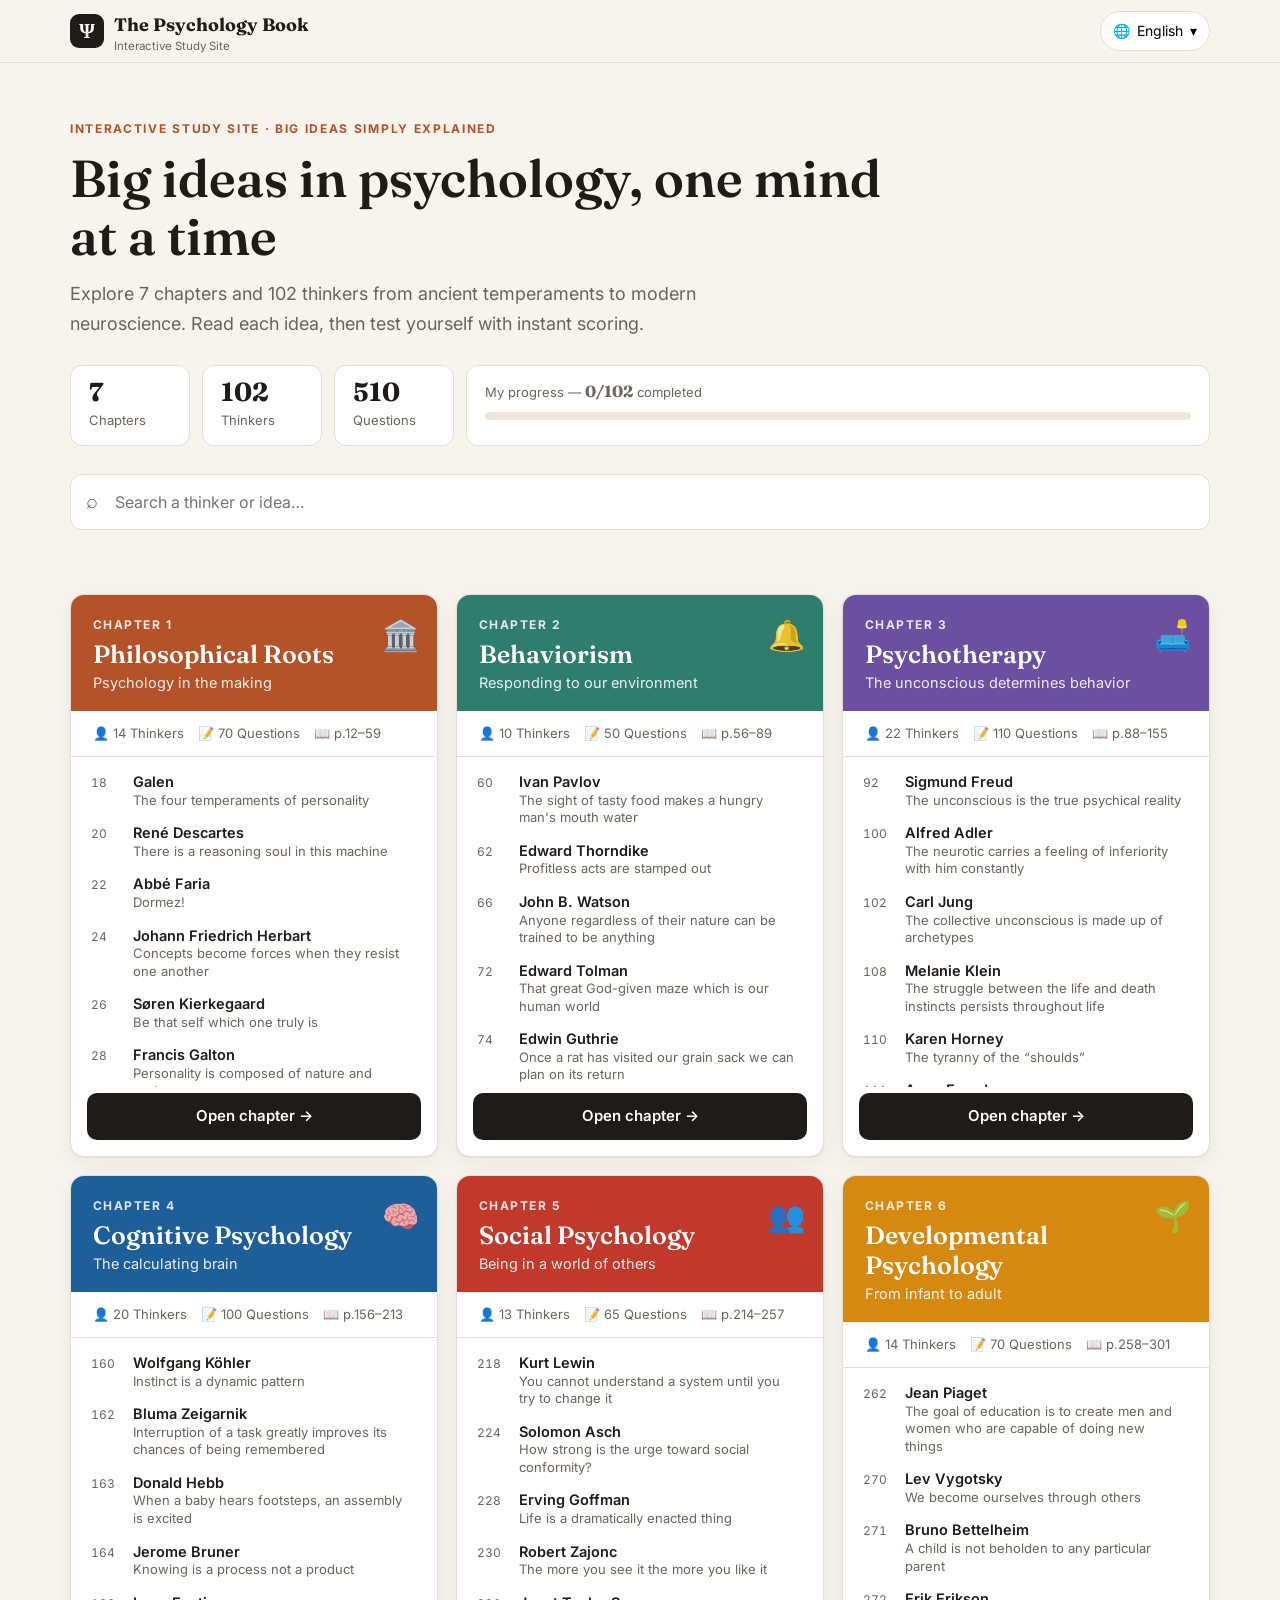
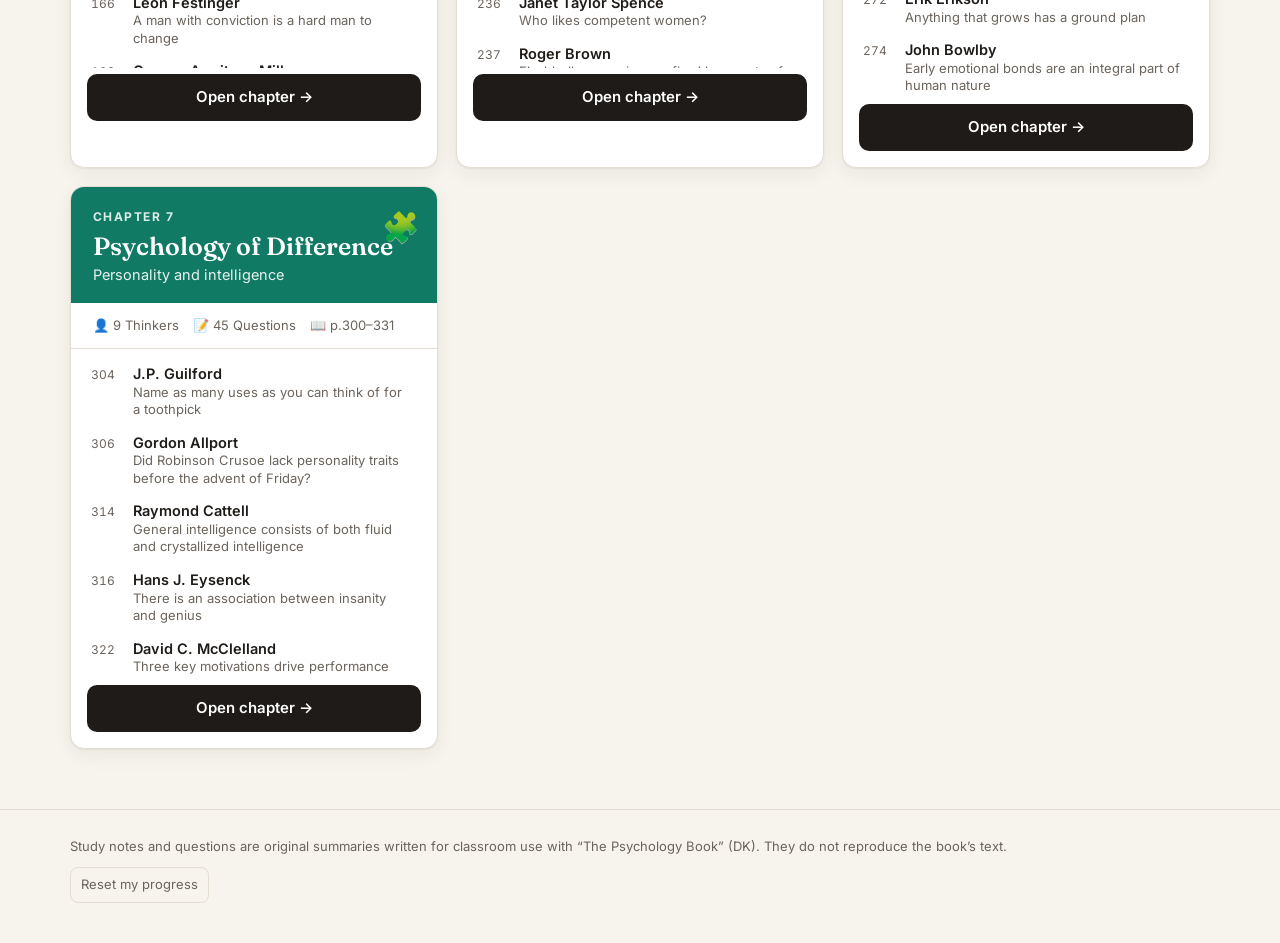
<file: index.html>
<!DOCTYPE html>
<html lang="en">
<head>
<script src="https://yalli2.github.io/site_main_control/guard.js" data-site="psychology"></script><!-- smc-guard -->
<meta charset="utf-8">
<meta name="viewport" content="width=device-width, initial-scale=1">
<title>The Psychology Book · Interactive Study Site</title>
<meta name="description" content="Interactive multilingual study site for The Psychology Book: 7 chapters, 102 thinkers, quizzes with instant scoring.">
<link rel="icon" href="data:image/svg+xml,<svg xmlns='http://www.w3.org/2000/svg' viewBox='0 0 100 100'><rect width='100' height='100' rx='22' fill='%231E1B18'/><text x='50' y='72' font-size='64' text-anchor='middle' fill='white' font-family='Georgia'>Ψ</text></svg>">
<link rel="preconnect" href="https://fonts.googleapis.com"><link rel="preconnect" href="https://fonts.gstatic.com" crossorigin>
<link href="https://fonts.googleapis.com/css2?family=Fraunces:opsz,wght@9..144,500;9..144,600;9..144,700&family=Inter:wght@400;600;700&family=Noto+Sans+KR:wght@400;600;700&display=swap" rel="stylesheet">
<link rel="stylesheet" href="assets/style.css">
<!-- dain-theme --><link rel="stylesheet" href="https://yalli2.github.io/request_for_quotation/theme/dain-theme.css"><link rel="stylesheet" href="https://yalli2.github.io/request_for_quotation/theme/sites/psychology.css"></head>
<body data-page="index">
<div id="app"></div>
<script src="data/meta.js"></script>
<script src="data/g01.js"></script><script src="data/g02.js"></script><script src="data/g03.js"></script><script src="data/g04.js"></script><script src="data/g05.js"></script><script src="data/g06.js"></script><script src="data/g07.js"></script><script src="data/g08.js"></script><script src="data/g09.js"></script><script src="data/g10.js"></script><script src="data/g11.js"></script>
<script src="assets/app.js"></script>
</body>
</html>
</file>
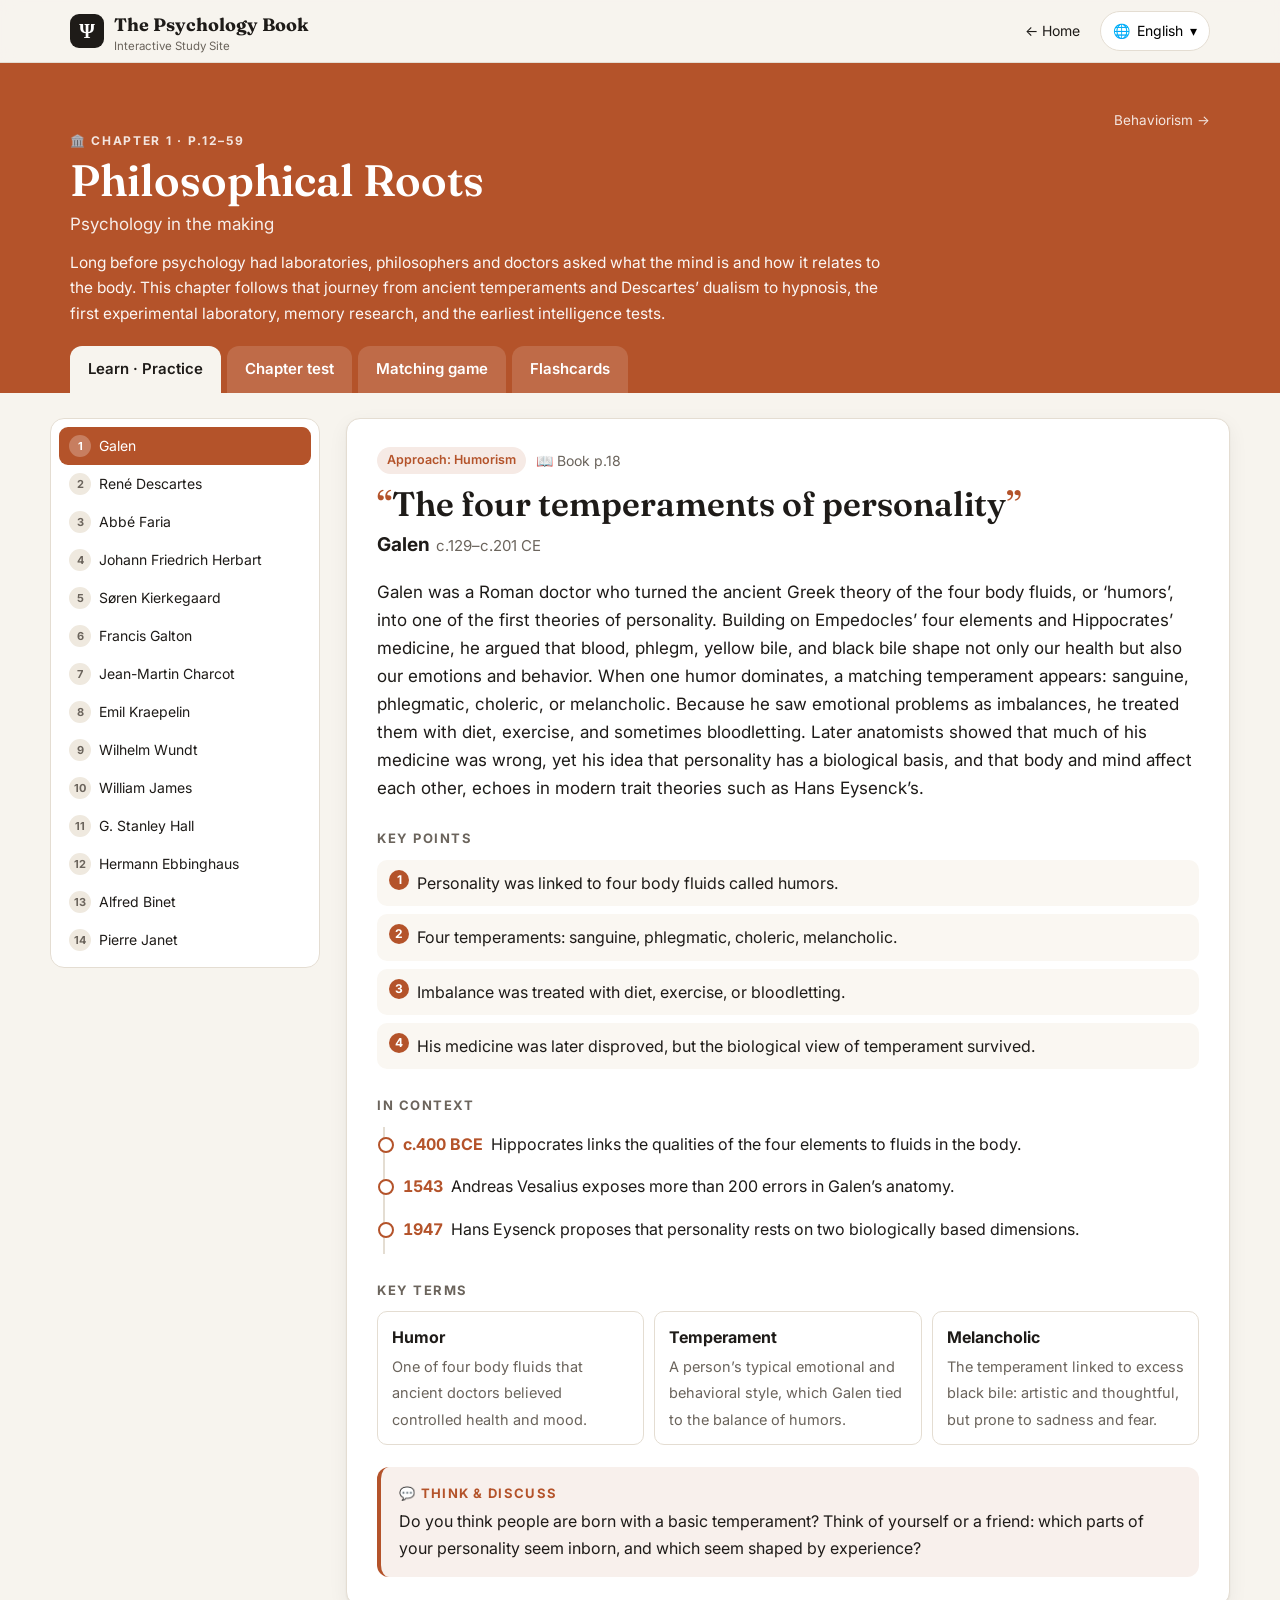
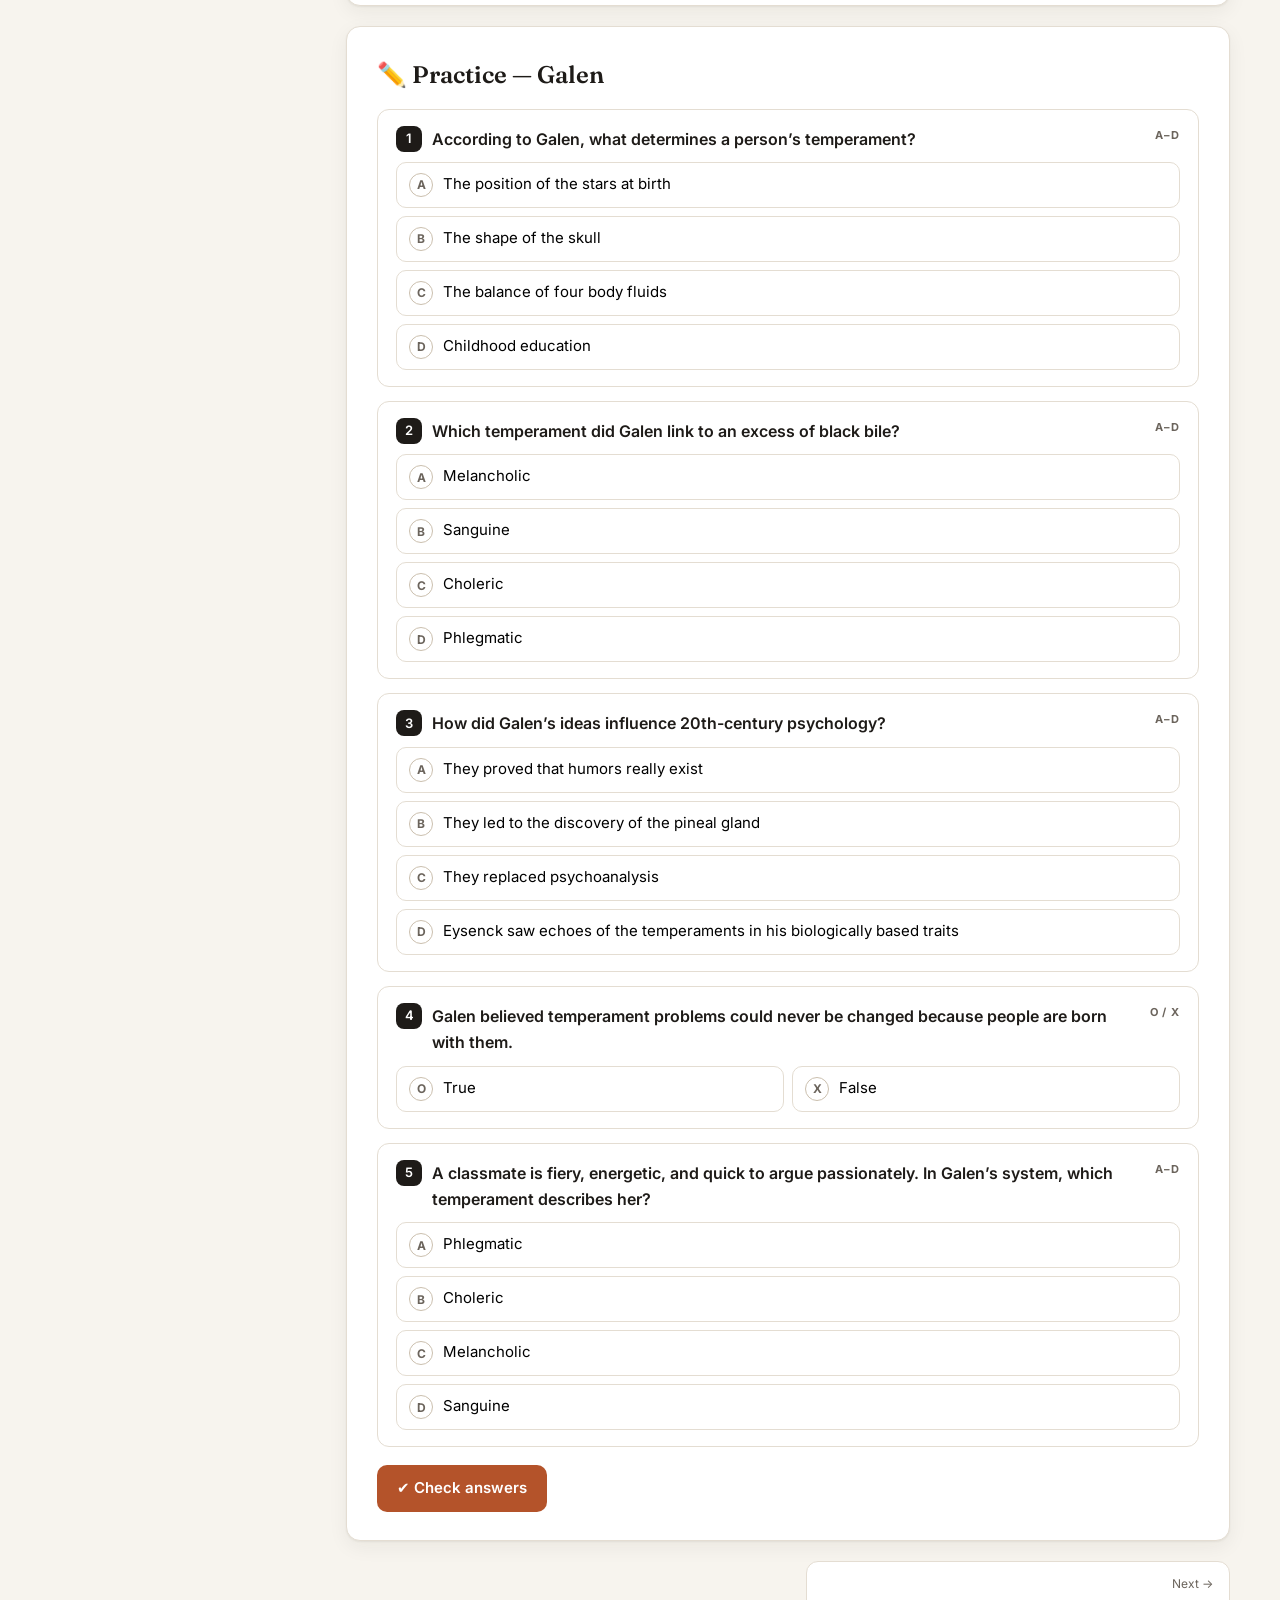
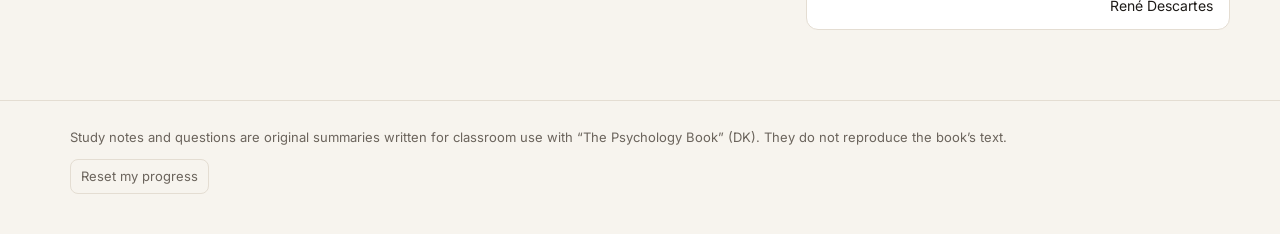
<file: chapter.html>
<!DOCTYPE html>
<html lang="en">
<head>
<script src="https://yalli2.github.io/site_main_control/guard.js" data-site="psychology"></script><!-- smc-guard -->
<meta charset="utf-8">
<meta name="viewport" content="width=device-width, initial-scale=1">
<title>The Psychology Book · Interactive Study Site</title>
<meta name="description" content="Interactive multilingual study site for The Psychology Book: 7 chapters, 102 thinkers, quizzes with instant scoring.">
<link rel="icon" href="data:image/svg+xml,<svg xmlns='http://www.w3.org/2000/svg' viewBox='0 0 100 100'><rect width='100' height='100' rx='22' fill='%231E1B18'/><text x='50' y='72' font-size='64' text-anchor='middle' fill='white' font-family='Georgia'>Ψ</text></svg>">
<link rel="preconnect" href="https://fonts.googleapis.com"><link rel="preconnect" href="https://fonts.gstatic.com" crossorigin>
<link href="https://fonts.googleapis.com/css2?family=Fraunces:opsz,wght@9..144,500;9..144,600;9..144,700&family=Inter:wght@400;600;700&family=Noto+Sans+KR:wght@400;600;700&display=swap" rel="stylesheet">
<link rel="stylesheet" href="assets/style.css">
<!-- dain-theme --><link rel="stylesheet" href="https://yalli2.github.io/request_for_quotation/theme/dain-theme.css"><link rel="stylesheet" href="https://yalli2.github.io/request_for_quotation/theme/sites/psychology.css"></head>
<body data-page="chapter">
<div id="app"></div>
<script src="data/meta.js"></script>
<script src="data/g01.js"></script><script src="data/g02.js"></script><script src="data/g03.js"></script><script src="data/g04.js"></script><script src="data/g05.js"></script><script src="data/g06.js"></script><script src="data/g07.js"></script><script src="data/g08.js"></script><script src="data/g09.js"></script><script src="data/g10.js"></script><script src="data/g11.js"></script>
<script src="assets/app.js"></script>
</body>
</html>
</file>
<file: assets/style.css>
:root{
  --bg:#F7F4EE; --paper:#FFFFFF; --ink:#1E1B18; --muted:#6B645C; --line:#E4DDD2;
  --accent:#B4532A; --ok:#1E8E5A; --okbg:#E6F5EC; --bad:#C0392B; --badbg:#FBEAE8;
  --radius:14px; --shadow:0 1px 2px rgba(30,27,24,.06),0 6px 20px rgba(30,27,24,.06);
  --serif:"Fraunces","Noto Serif KR","Noto Serif JP","Noto Serif SC",Georgia,serif;
  --sans:"Inter","Noto Sans KR","Noto Sans JP","Noto Sans SC",system-ui,-apple-system,"Segoe UI",sans-serif;
}
*{box-sizing:border-box}
html{scroll-behavior:smooth}
body{margin:0;background:var(--bg);color:var(--ink);font-family:var(--sans);font-size:16px;line-height:1.65;-webkit-font-smoothing:antialiased}
a{color:inherit}
button{font:inherit;cursor:pointer}
.wrap{max-width:1180px;margin:0 auto;padding:0 20px}

/* header */
.top{position:sticky;top:0;z-index:50;background:rgba(247,244,238,.92);backdrop-filter:blur(8px);border-bottom:1px solid var(--line)}
.top .wrap{display:flex;align-items:center;gap:16px;height:62px}
.brand{display:flex;align-items:center;gap:10px;text-decoration:none;min-width:0}
.brand .logo{width:34px;height:34px;border-radius:9px;background:var(--ink);color:#fff;display:grid;place-items:center;font-family:var(--serif);font-size:20px;font-weight:700;flex:none}
.brand b{font-family:var(--serif);font-size:18px;white-space:nowrap}
.brand small{display:block;font-size:11.5px;color:var(--muted);line-height:1.1;white-space:nowrap}
.top nav{margin-left:auto;display:flex;align-items:center;gap:8px}
.top nav a.home{font-size:14px;white-space:nowrap;text-decoration:none;padding:7px 12px;border-radius:999px}
.top nav a.home:hover{background:#ece6dc}
.lang{position:relative}
.lang>button{display:flex;align-items:center;gap:7px;border:1px solid var(--line);background:var(--paper);padding:7px 12px;border-radius:999px;font-size:14px}
.lang>button:hover{border-color:#cbbfae}
.lang ul{position:absolute;right:0;top:calc(100% + 6px);list-style:none;margin:0;padding:6px;background:var(--paper);border:1px solid var(--line);border-radius:12px;box-shadow:var(--shadow);min-width:150px;display:none}
.lang.open ul{display:block}
.lang li button{width:100%;text-align:left;border:0;background:none;padding:8px 10px;border-radius:8px;font-size:14px;display:flex;justify-content:space-between}
.lang li button:hover{background:#f2ede5}
.lang li button[aria-current="true"]{font-weight:700}
.lang li button[aria-current="true"]::after{content:"✓"}

/* hero */
.hero{padding:56px 0 30px}
.hero .eyebrow{text-transform:uppercase;letter-spacing:.14em;font-size:12px;color:var(--accent);font-weight:700}
.hero h1{font-family:var(--serif);font-weight:600;font-size:clamp(30px,4.6vw,52px);line-height:1.12;margin:10px 0 14px;max-width:820px}
.hero p{font-size:18px;color:var(--muted);max-width:720px;margin:0}
.stats{display:flex;flex-wrap:wrap;gap:12px;margin-top:26px}
.stat{background:var(--paper);border:1px solid var(--line);border-radius:12px;padding:12px 18px;min-width:120px}
.stat b{display:block;font-family:var(--serif);font-size:26px;line-height:1.1}
.stat span{font-size:13px;color:var(--muted)}
.progress{flex:1;min-width:240px}
.bar{height:8px;background:#ece6dc;border-radius:99px;overflow:hidden;margin-top:8px}
.bar i{display:block;height:100%;background:var(--ok);border-radius:99px;transition:width .4s}

.searchbox{margin:28px 0 8px;position:relative}
.searchbox input{width:100%;padding:14px 18px 14px 44px;border:1px solid var(--line);border-radius:12px;font:inherit;background:var(--paper)}
.searchbox input:focus{outline:2px solid var(--ink);outline-offset:1px}
.searchbox::before{content:"⌕";position:absolute;left:16px;top:50%;transform:translateY(-52%);font-size:20px;color:var(--muted)}
.results{background:var(--paper);border:1px solid var(--line);border-radius:12px;margin-top:6px;overflow:hidden}
.results a{display:flex;gap:12px;padding:10px 16px;text-decoration:none;border-top:1px solid var(--line);align-items:baseline}
.results a:first-child{border-top:0}
.results a:hover{background:#faf7f2}
.results a .dot{width:9px;height:9px;border-radius:50%;flex:none;transform:translateY(-1px)}
.results small{color:var(--muted)}

/* chapter cards on home */
.grid{display:grid;grid-template-columns:repeat(auto-fill,minmax(330px,1fr));gap:18px;margin:26px 0 60px}
.ch{background:var(--paper);border:1px solid var(--line);border-radius:var(--radius);overflow:hidden;display:flex;flex-direction:column;box-shadow:var(--shadow)}
.ch header{padding:20px 22px 16px;color:#fff;background:var(--c);position:relative}
.ch header .num{font-size:12px;letter-spacing:.12em;text-transform:uppercase;opacity:.85;font-weight:700}
.ch header h2{font-family:var(--serif);font-weight:600;margin:4px 0 2px;font-size:25px;line-height:1.2}
.ch header p{margin:0;opacity:.9;font-size:14.5px}
.ch header .ico{position:absolute;right:18px;top:16px;font-size:30px;opacity:.9}
.ch .meta{display:flex;gap:14px;padding:12px 22px;font-size:13px;color:var(--muted);border-bottom:1px solid var(--line)}
.ch ol{list-style:none;margin:0;padding:8px 10px;flex:1;max-height:330px;overflow:auto}
.ch li a{display:grid;grid-template-columns:34px 1fr auto;gap:8px;padding:7px 10px;border-radius:9px;text-decoration:none;align-items:baseline}
.ch li a:hover{background:#f6f2ec}
.ch li .pg{font-size:12px;color:var(--muted);font-variant-numeric:tabular-nums}
.ch li .nm{font-weight:600;font-size:14.5px;line-height:1.35}
.ch li .nm small{display:block;font-weight:400;color:var(--muted);font-size:13px}
.ch li .sc{font-size:12px;font-weight:700;color:var(--ok)}
.ch .go{margin:6px 16px 16px;display:block;text-align:center;padding:11px;border-radius:10px;background:var(--ink);color:#fff;text-decoration:none;font-weight:600;font-size:15px}
.ch .go:hover{opacity:.9}

footer.foot{border-top:1px solid var(--line);padding:26px 0 40px;color:var(--muted);font-size:13px}
footer.foot button{background:none;border:1px solid var(--line);border-radius:8px;padding:6px 10px;color:var(--muted);font-size:13px;margin-top:10px}

/* chapter page */
.band{background:var(--c);color:#fff;padding:34px 0 0}
.band .num{font-size:12px;letter-spacing:.14em;text-transform:uppercase;opacity:.85;font-weight:700}
.band h1{font-family:var(--serif);font-weight:600;font-size:clamp(28px,4vw,44px);margin:4px 0 4px;line-height:1.15}
.band .sub{opacity:.9;font-size:17px}
.band .intro{max-width:820px;opacity:.95;margin:12px 0 20px;font-size:15.5px}
.chnav{display:flex;gap:6px;flex-wrap:wrap;margin-bottom:-1px}
.chnav button{background:rgba(255,255,255,.14);border:0;color:#fff;padding:11px 18px;border-radius:12px 12px 0 0;font-weight:600;font-size:15px}
.chnav button:hover{background:rgba(255,255,255,.24)}
.chnav button[aria-selected="true"]{background:var(--bg);color:var(--ink)}
.pager{display:flex;gap:8px;justify-content:space-between;margin:12px 0 0;font-size:13.5px}
.pager a{color:#fff;opacity:.85;text-decoration:none}
.pager a:hover{opacity:1;text-decoration:underline}

.layout{display:grid;grid-template-columns:270px 1fr;gap:26px;padding:26px 0 70px;align-items:start}
.side{position:sticky;top:78px;background:var(--paper);border:1px solid var(--line);border-radius:var(--radius);padding:8px;max-height:calc(100vh - 96px);overflow:auto}
.side a{display:flex;gap:8px;align-items:center;padding:8px 10px;border-radius:9px;text-decoration:none;font-size:14px;line-height:1.3}
.side a:hover{background:#f6f2ec}
.side a[aria-current="true"]{background:var(--c);color:#fff}
.side a .st{margin-left:auto;font-size:11.5px;font-weight:700;color:var(--ok);white-space:nowrap}
.side a[aria-current="true"] .st{color:#fff}
.side .i{width:22px;height:22px;border-radius:50%;background:#efe9df;display:grid;place-items:center;font-size:11px;font-weight:700;flex:none;color:var(--muted)}
.side a[aria-current="true"] .i{background:rgba(255,255,255,.25);color:#fff}
.mobilepick{display:none}

.card{background:var(--paper);border:1px solid var(--line);border-radius:var(--radius);padding:28px 30px;box-shadow:var(--shadow);margin-bottom:20px}
.entry-head .who{display:flex;flex-wrap:wrap;align-items:center;gap:10px;font-size:14px;color:var(--muted)}
.chip{display:inline-block;padding:3px 10px;border-radius:999px;font-size:12.5px;font-weight:600;background:color-mix(in srgb,var(--c) 12%,white);color:var(--c)}
.entry-head h2{font-family:var(--serif);font-weight:600;font-size:clamp(24px,3vw,34px);line-height:1.2;margin:10px 0 4px}
.entry-head h2::before{content:"“";color:var(--c)}
.entry-head h2::after{content:"”";color:var(--c)}
.entry-head .name{font-size:19px;font-weight:700}
.entry-head .name span{font-weight:400;color:var(--muted);font-size:15px;margin-left:6px}
.summary{font-size:17px;margin:18px 0 0}
h3.sec{font-size:13px;text-transform:uppercase;letter-spacing:.12em;color:var(--muted);margin:26px 0 10px}
.kp{list-style:none;padding:0;margin:0;display:grid;gap:8px}
.kp li{padding:10px 14px 10px 40px;background:#faf7f2;border-radius:10px;position:relative}
.kp li::before{content:counter(k);counter-increment:k;position:absolute;left:12px;top:10px;width:20px;height:20px;border-radius:50%;background:var(--c);color:#fff;font-size:12px;font-weight:700;display:grid;place-items:center}
.kp{counter-reset:k}
.tl{display:grid;gap:0;border-left:2px solid var(--line);margin-left:6px}
.tl div{position:relative;padding:4px 0 12px 18px}
.tl div::before{content:"";position:absolute;left:-7px;top:10px;width:12px;height:12px;border-radius:50%;background:var(--paper);border:2px solid var(--c)}
.tl b{font-variant-numeric:tabular-nums;margin-right:8px;color:var(--c)}
.terms{display:grid;grid-template-columns:repeat(auto-fit,minmax(230px,1fr));gap:10px}
.terms div{border:1px solid var(--line);border-radius:10px;padding:12px 14px}
.terms b{display:block;margin-bottom:2px}
.terms span{font-size:14.5px;color:var(--muted)}
.think{margin-top:22px;padding:16px 18px;border-radius:12px;background:color-mix(in srgb,var(--c) 9%,white);border-left:4px solid var(--c)}
.think b{display:block;font-size:13px;text-transform:uppercase;letter-spacing:.1em;color:var(--c);margin-bottom:4px}

/* quiz */
.qhead{display:flex;align-items:center;justify-content:space-between;gap:12px;flex-wrap:wrap}
.qhead h3{margin:0;font-family:var(--serif);font-size:24px;font-weight:600}
.best{font-size:13px;color:var(--muted)}
.q{border:1px solid var(--line);border-radius:12px;padding:16px 18px;margin-top:14px}
.q .qt{font-weight:600;margin-bottom:10px;display:flex;gap:10px}
.q .qt .n{flex:none;width:26px;height:26px;border-radius:8px;background:var(--ink);color:#fff;display:grid;place-items:center;font-size:13px}
.q .tag{font-size:11px;font-weight:700;letter-spacing:.08em;text-transform:uppercase;color:var(--muted);margin-left:auto;white-space:nowrap}
.opts{display:grid;gap:8px}
.opts.tf{grid-template-columns:1fr 1fr}
.opt{display:flex;align-items:flex-start;gap:10px;text-align:left;border:1.5px solid var(--line);background:var(--paper);border-radius:10px;padding:10px 12px;font-size:15px;line-height:1.45;transition:border-color .15s,background .15s}
.opt:hover{border-color:#bfb3a2}
.opt .l{flex:none;width:24px;height:24px;border-radius:50%;border:1.5px solid #cbbfae;display:grid;place-items:center;font-size:12px;font-weight:700;color:var(--muted)}
.opt.sel{border-color:var(--ink);background:#f6f2ec}
.opt.sel .l{background:var(--ink);color:#fff;border-color:var(--ink)}
.opt.right{border-color:var(--ok);background:var(--okbg)}
.opt.right .l{background:var(--ok);border-color:var(--ok);color:#fff}
.opt.wrongsel{border-color:var(--bad);background:var(--badbg)}
.opt.wrongsel .l{background:var(--bad);border-color:var(--bad);color:#fff}
.locked .opt{cursor:default}
.fb{margin-top:10px;padding:10px 14px;border-radius:10px;font-size:14.5px}
.fb.ok{background:var(--okbg)}
.fb.no{background:var(--badbg)}
.fb b{margin-right:6px}
.actions{display:flex;gap:10px;align-items:center;margin-top:18px;flex-wrap:wrap}
.btn{border:0;background:var(--ink);color:#fff;padding:11px 20px;border-radius:10px;font-weight:600;font-size:15px}
.btn:hover{opacity:.9}
.btn.ghost{background:transparent;color:var(--ink);border:1.5px solid var(--line)}
.btn.c{background:var(--c)}
.warn{color:var(--bad);font-size:14px}
.scorebox{display:flex;align-items:center;gap:18px;padding:18px;border-radius:12px;background:#faf7f2;margin-top:18px}
.ring{--p:0;width:84px;height:84px;border-radius:50%;background:conic-gradient(var(--ok) calc(var(--p)*1%),#e8e1d6 0);display:grid;place-items:center;flex:none}
.ring b{width:66px;height:66px;border-radius:50%;background:#faf7f2;display:grid;place-items:center;font-family:var(--serif);font-size:20px}
.scorebox .msg b{display:block;font-size:18px}
.navrow{display:flex;justify-content:space-between;gap:10px;margin-top:6px}
.navrow a{flex:1;max-width:48%;text-decoration:none;border:1px solid var(--line);background:var(--paper);border-radius:12px;padding:12px 16px;font-size:14px}
.navrow a:hover{border-color:#bfb3a2}
.navrow a small{display:block;color:var(--muted);font-size:12px}
.navrow a.nx{text-align:right;margin-left:auto}

/* test setup */
.setup{display:flex;gap:10px;flex-wrap:wrap;align-items:center;margin-top:14px}
.setup button{border:1.5px solid var(--line);background:var(--paper);border-radius:999px;padding:7px 16px;font-weight:600}
.setup button[aria-pressed="true"]{background:var(--ink);color:#fff;border-color:var(--ink)}
.q .from{font-size:12.5px;color:var(--muted);margin:-4px 0 8px 36px}

/* matching */
.mgrid{display:grid;grid-template-columns:1fr 1.6fr;gap:12px;margin-top:16px}
.mcol{display:grid;gap:8px;align-content:start}
.mi{border:1.5px solid var(--line);background:var(--paper);border-radius:10px;padding:11px 13px;text-align:left;font-size:14.5px;line-height:1.4;transition:.15s}
.mi:hover{border-color:#bfb3a2}
.mi.sel{border-color:var(--c);background:color-mix(in srgb,var(--c) 10%,white)}
.mi.done{border-color:var(--ok);background:var(--okbg);opacity:.6;cursor:default}
.mi.shake{animation:sh .35s;border-color:var(--bad)}
@keyframes sh{20%,60%{transform:translateX(-5px)}40%,80%{transform:translateX(5px)}}

/* flashcards */
.fc{perspective:1200px;margin:18px auto 0;max-width:620px;height:300px;cursor:pointer}
.fc .in{position:relative;width:100%;height:100%;transition:transform .55s;transform-style:preserve-3d}
.fc.flip .in{transform:rotateY(180deg)}
.fc .face{position:absolute;inset:0;backface-visibility:hidden;border-radius:16px;display:flex;flex-direction:column;justify-content:center;align-items:center;text-align:center;padding:28px;border:1px solid var(--line);box-shadow:var(--shadow);background:var(--paper)}
.fc .back{transform:rotateY(180deg);background:color-mix(in srgb,var(--c) 8%,white)}
.fc .face b{font-family:var(--serif);font-size:26px;line-height:1.25}
.fc .face small{color:var(--muted);margin-top:10px}
.fc .face p{margin:0;font-size:17px}
.fcbar{display:flex;justify-content:center;align-items:center;gap:12px;margin-top:16px}

@media (max-width:860px){
  .layout{grid-template-columns:1fr}
  .side{display:none}
  .mobilepick{display:block;margin-bottom:14px}
  .mobilepick select{width:100%;padding:12px;border-radius:10px;border:1px solid var(--line);font:inherit;background:var(--paper)}
  .card{padding:20px 18px}
  .brand small{display:none}
  .brand b{font-size:15px}
  .top nav a.home{padding:7px 6px}
  .mgrid{grid-template-columns:1fr}
  .opts.tf{grid-template-columns:1fr}
}
@media print{
  .top,.side,.chnav,.navrow,.actions,.mobilepick,.pager{display:none!important}
  .band{background:none;color:var(--ink);padding:0}
  .layout{display:block}
  .card{box-shadow:none;break-inside:avoid}
}

@media (max-width:420px){.brand b{display:none}}
</file>
